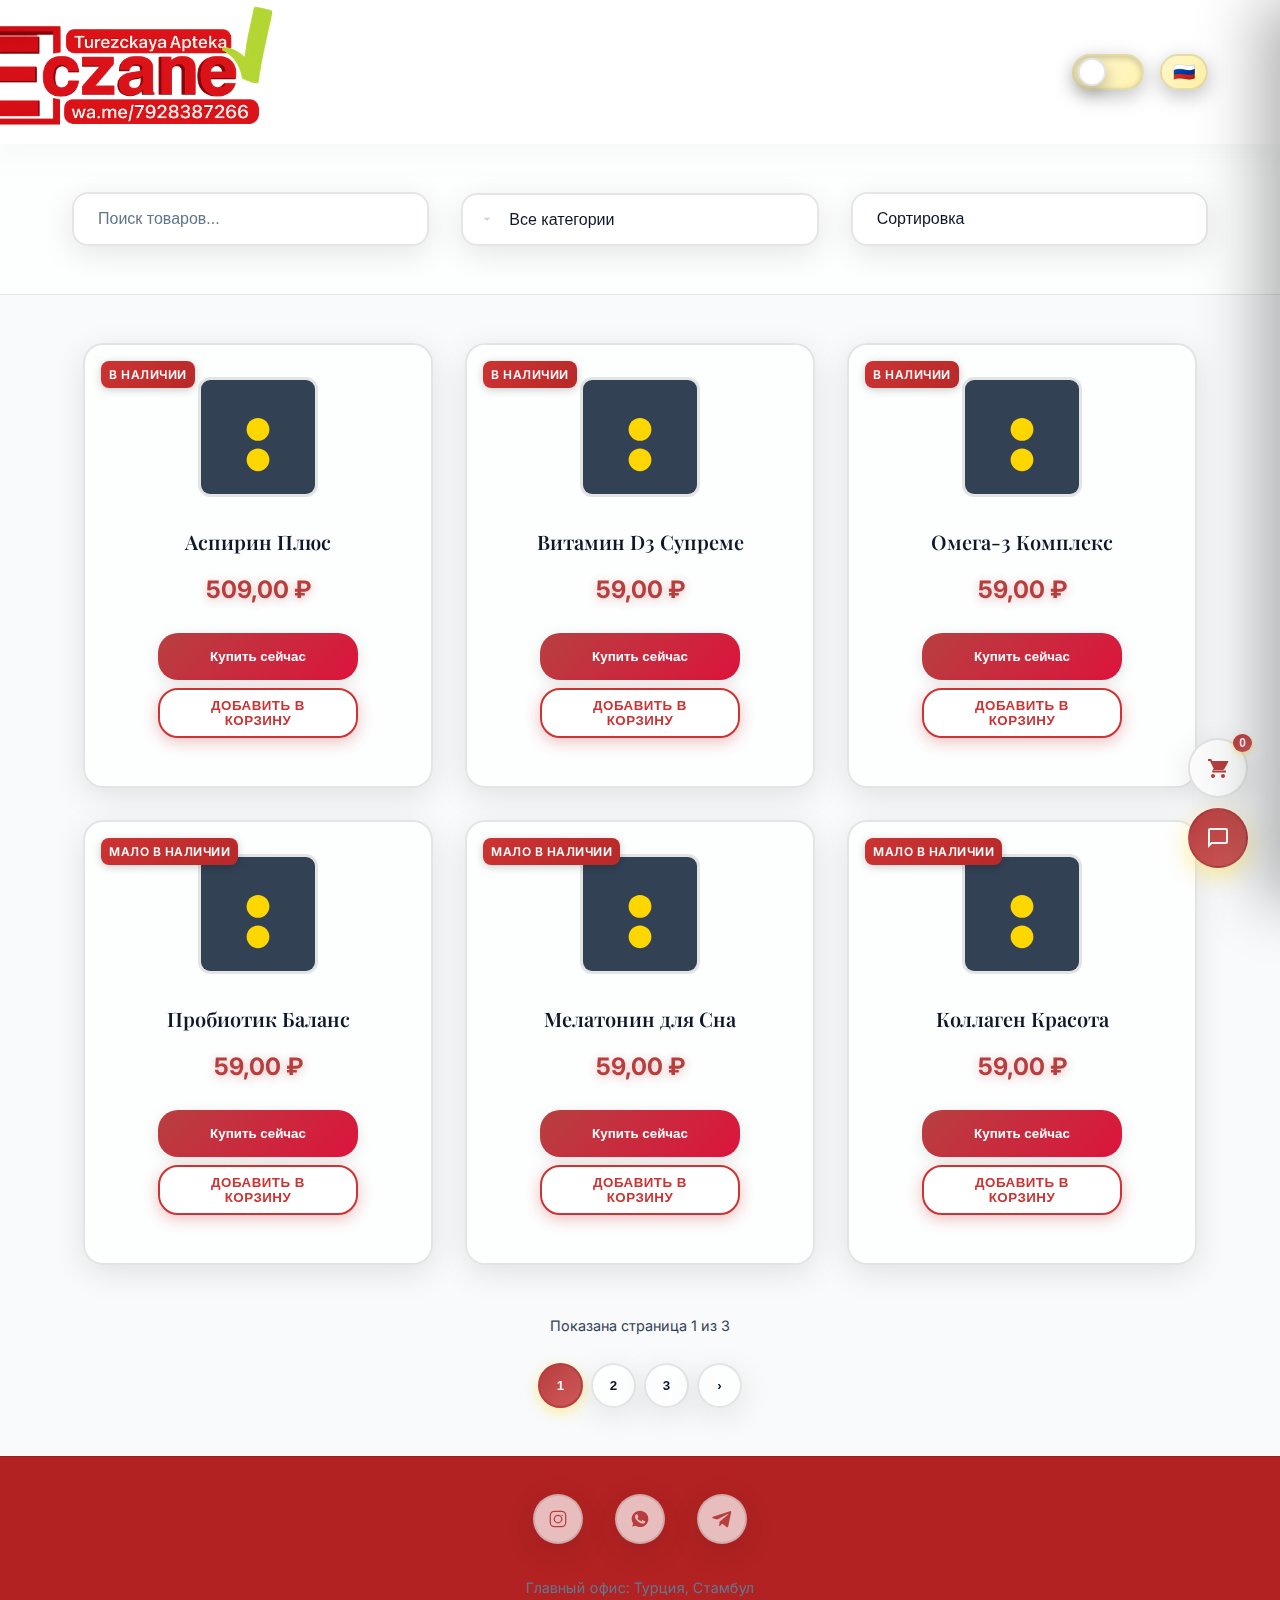
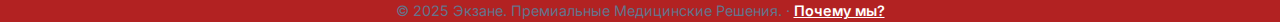
<file: index.html>
<!DOCTYPE html>
<html lang="en">
<head>
  <meta charset="UTF-8">
  <meta name="viewport" content="width=device-width, initial-scale=1.0">
  <title>Eczane - Premium Online Pharmacy</title>
  <link rel="stylesheet" href="styles.css">
  <link href="https://fonts.googleapis.com/css2?family=Inter:wght@300;400;500;600;700&family=Playfair+Display:wght@400;500;600;700&display=swap" rel="stylesheet">
  <!-- Dev Note: Run via local server: `npx serve` or `python -m http.server 8000` — fetch from filesystem may fail. -->
</head>
<body>
  <!-- Header -->
  <header class="header">
    <div class="header-content">
      <div class="logo-section">
        <div class="logo">
          <img src="images/logo.png" alt="Eczane Logo" class="logo-image">
        </div>
      </div>
      
      <div class="theme-toggle">
        <button class="theme-switch" id="theme-toggle" aria-label="Toggle theme" aria-pressed="false">
          <span class="switch-track" aria-hidden="true"></span>
          <span class="switch-icon sun" aria-hidden="true">
            <svg viewBox="0 0 24 24" fill="currentColor">
              <path d="M6.76 4.84 5.34 3.42 3.93 4.84 5.34 6.26 6.76 4.84zm10.48 0 1.42-1.42 1.41 1.42-1.41 1.42-1.42-1.42zM12 2h0v2h0V2zm0 18h0v2h0v-2zM2 12h2v0H2zm18 0h2v0h-2zM6.76 19.16l-1.42 1.42-1.41-1.42 1.41-1.42 1.42 1.42zm10.48 0 1.42 1.42 1.41-1.42-1.41-1.42-1.42 1.42z"/>
              <circle cx="12" cy="12" r="4"/>
            </svg>
          </span>
          <span class="switch-icon moon" aria-hidden="true">
            <svg viewBox="0 0 24 24" fill="currentColor">
              <path d="M21 12.79A9 9 0 1111.21 3a7 7 0 109.79 9.79z"/>
            </svg>
          </span>
          <span class="switch-thumb" aria-hidden="true"></span>
        </button>
        <button id="lang-flag" class="theme-switch lang-flag" aria-label="Toggle language" title="Language">
          🇷🇺
        </button>
      </div>

      
    </div>
  </header>

  <!-- Sorting Controls -->
  <section class="sorting-controls">
    <div class="controls-container">
      <div class="search-section">
        <input type="text" id="search-input" class="search-input" placeholder="Search products..." aria-label="Search products">
      </div>
      
      <div class="filter-section">
        <select id="category-select" class="category-select" aria-label="Filter by category">
          <option value="all">All Categories</option>
        </select>
      </div>
      
      <div class="sort-dropdown">
        <button class="dropdown-toggle" id="sort-toggle" aria-haspopup="true" aria-expanded="false" aria-controls="sort-menu">
          <svg class="sort-icon" viewBox="0 0 24 24" fill="currentColor" aria-hidden="true">
            <path d="M7 10l5 5 5-5H7z"/>
          </svg>
          Sort
        </button>
        <ul class="dropdown-menu" id="sort-menu" role="menu" aria-labelledby="sort-toggle">
          <li role="menuitem"><button class="dropdown-item" data-sort="name" data-order="asc">Sort by Name (Ascending)</button></li>
          <li role="menuitem"><button class="dropdown-item" data-sort="name" data-order="desc">Sort by Name (Descending)</button></li>
          <li role="menuitem"><button class="dropdown-item" data-sort="price" data-order="asc">Sort by Price (Low → High)</button></li>
          <li role="menuitem"><button class="dropdown-item" data-sort="price" data-order="desc">Sort by Price (High → Low)</button></li>
        </ul>
      </div>
    </div>
  </section>

  <!-- Main Content -->
  <main class="main-content">
    <!-- Product Grid -->
    <div class="product-grid" id="product-list" role="grid" aria-label="Product grid">
      <!-- Products will be dynamically loaded here -->
    </div>

    <!-- Pagination -->
    <div class="pagination-section">
      <div class="pagination-info">
        <span class="page-info"><span id="showing-page-text">Showing page</span> <span id="current-page">1</span> <span id="of-text">of</span> <span id="total-pages">1</span></span>
      </div>
      <div class="pagination-controls" id="pagination" role="navigation" aria-label="Pagination">
        <!-- Pagination buttons will be dynamically loaded here -->
      </div>
    </div>
  </main>

  <!-- Footer -->
  <footer class="footer">
    <div class="footer-content">
      <div class="social-links">
        <!-- Instagram -->
        <a href="https://www.instagram.com/turezckayaapteka?igsh=MWdqbTU4aGdieHU4OQ==" class="social-link" target="_blank" rel="noopener noreferrer" aria-label="Instagram">
          <svg class="social-icon" viewBox="0 0 24 24" fill="currentColor" aria-hidden="true">
            <path d="M7.75 2h8.5A5.75 5.75 0 0 1 22 7.75v8.5A5.75 5.75 0 0 1 16.25 22h-8.5A5.75 5.75 0 0 1 2 16.25v-8.5A5.75 5.75 0 0 1 7.75 2Zm0 1.5A4.25 4.25 0 0 0 3.5 7.75v8.5A4.25 4.25 0 0 0 7.75 20.5h8.5a4.25 4.25 0 0 0 4.25-4.25v-8.5A4.25 4.25 0 0 0 16.25 3.5h-8.5Zm4.25 3.25a5.25 5.25 0 1 1 0 10.5a5.25 5.25 0 0 1 0-10.5Zm0 1.5a3.75 3.75 0 1 0 0 7.5a3.75 3.75 0 0 0 0-7.5Zm5-1.25a.75.75 0 1 1 0 1.5a.75.75 0 0 1 0-1.5Z"/>
          </svg>
        </a>

        <!-- WhatsApp (replace the phone number later) -->
        <a href="https://wa.me/+79283837266" class="social-link" target="_blank" rel="noopener noreferrer" aria-label="WhatsApp">
          <svg class="social-icon" viewBox="0 0 24 24" fill="currentColor" aria-hidden="true">
            <path d="M17.472 14.382c-.297-.149-1.758-.867-2.03-.967-.273-.099-.471-.149-.67.15-.198.297-.768.967-.941 1.165-.173.198-.347.223-.644.074-.297-.149-1.255-.462-2.39-1.475-.883-.788-1.48-1.761-1.654-2.059-.173-.297-.018-.458.13-.606.134-.133.298-.347.446-.52.149-.174.198-.298.298-.497.099-.198.05-.372-.025-.521-.075-.149-.669-1.611-.916-2.205-.242-.58-.487-.501-.67-.51-.173-.008-.372-.01-.571-.01-.198 0-.52.074-.793.372-.273.297-1.04 1.016-1.04 2.479 0 1.462 1.065 2.875 1.213 3.074.149.198 2.095 3.2 5.076 4.487.709.306 1.262.489 1.694.625.712.227 1.36.195 1.872.118.571-.085 1.758-.719 2.007-1.413.248-.694.248-1.288.173-1.413-.074-.124-.272-.198-.57-.347ZM12 21.5c-1.944 0-3.841-.52-5.487-1.509l-3.84 1.01 1.026-3.74A9.86 9.86 0 0 1 2 11.867C2 6.421 6.477 2 12 2c2.652 0 5.146 1.037 7.029 2.921A9.86 9.86 0 0 1 22 11.867c0 5.446-4.477 9.867-10 9.867Z"/>
          </svg>
        </a>
        <!-- Telegram -->
        <a href="https://t.me/Turezckaya_Apteka_01" class="social-link" target="_blank" rel="noopener noreferrer" aria-label="Telegram">
          <svg class="social-icon" viewBox="0 0 24 24" fill="currentColor" aria-hidden="true">
            <path d="M9.04 15.28l-.38 5.32c.54 0 .78-.23 1.06-.51l2.55-2.45 5.29 3.87c.97.54 1.66.26 1.93-.9l3.5-16.39h.01c.31-1.46-.53-2.03-1.47-1.67L1.27 9.33c-1.43.56-1.41 1.36-.24 1.72l5.22 1.63L18.9 6.02c.6-.39 1.14-.17.69.22L9.04 15.28z"/>
          </svg>
        </a>
      </div>
      <div class="footer-info">
        <p id="office-location">Main office: Turkey, Istanbul, Fatih</p>
        <p><span id="copyright-text">&copy; 2025 Eczane. Premium Healthcare Solutions.</span> · <a href="why-us.html" class="footer-link" id="why-us-link">Why Us?</a></p>
      </div>
    </div>
  </footer>

  <!-- Product Modal -->
  <div class="modal hidden" id="product-modal" role="dialog" aria-modal="true" aria-labelledby="modal-title" aria-describedby="modal-description" aria-hidden="true" tabindex="-1">
    <div class="modal-content">
      <button class="close-modal" aria-label="Close modal">&times;</button>
      <div class="modal-body">
        <!-- Modal content will be dynamically loaded here -->
      </div>
    </div>
  </div>

  <!-- AI Chat Widget -->
  <div class="chat-widget" id="chat-widget">
    <div class="chat-toggle" id="chat-toggle" aria-label="Open AI chat assistant">
      <svg class="chat-icon" viewBox="0 0 24 24" fill="currentColor">
        <path d="M20 2H4C2.9 2 2 2.9 2 4V22L6 18H20C21.1 18 22 17.1 22 16V4C22 2.9 21.1 2 20 2ZM20 16H5.17L4 17.17V4H20V16Z"/>
      </svg>
    </div>
    <div class="chat-container" id="chat-container" aria-hidden="true">
      <div class="chat-header">
        <h3>AI Stock Assistant</h3>
        <button class="chat-close" id="chat-close" aria-label="Close chat">&times;</button>
      </div>
      <div class="chat-messages" id="chat-messages">
        <div class="chat-message bot-message">
          <div class="message-content">
            Hello! I'm your AI medicine assistant. I can help you find information about our products or answer general health questions. How can I assist you today?
          </div>
        </div>
      </div>
      <div class="chat-input-container">
        <input type="text" id="chat-input" class="chat-input" placeholder="Ask about medicines..." aria-label="Type your message">
        <button class="chat-send" id="chat-send" aria-label="Send message">
          <svg class="send-icon" viewBox="0 0 24 24" fill="currentColor">
            <path d="M2.01 21L23 12L2.01 3L2 10L17 12L2 14L2.01 21Z"/>
          </svg>
        </button>
      </div>
    </div>
  </div>

  <!-- Cart Sidebar -->
  <aside class="cart-sidebar" id="cart-sidebar" aria-hidden="true" aria-labelledby="cart-title">
    <div class="cart-header">
      <h3 id="cart-title">Your Cart</h3>
      <button class="cart-close" id="cart-close" aria-label="Close cart">&times;</button>
    </div>
    <div class="cart-body" id="cart-items" role="list"></div>
    <div class="cart-footer">
      <button class="buy-button" id="cart-buy-selected">Buy Selected</button>
      <button class="add-to-cart-button" id="cart-clear">Clear Cart</button>
    </div>
  </aside>

  <!-- Cart Overlay -->
  <div class="cart-overlay" id="cart-overlay" aria-hidden="true"></div>

  <!-- Toast Notification -->
  <div class="toast" id="toast" role="status" aria-live="polite" aria-atomic="true">
    <div class="toast-content">
      <span class="toast-message" id="toast-message"></span>
      <button class="toast-close" id="toast-close" aria-label="Close notification">&times;</button>
    </div>
  </div>

  <!-- Floating Cart Button -->
  <button class="cart-fab" id="cart-fab" aria-label="Open cart" aria-controls="cart-sidebar">
    <svg class="cart-icon" viewBox="0 0 24 24" fill="currentColor" aria-hidden="true">
      <path d="M7 18c-1.1 0-1.99.9-1.99 2S5.9 22 7 22s2-.9 2-2-.9-2-2-2Zm10 0c-1.1 0-1.99.9-1.99 2S15.9 22 17 22s2-.9 2-2-.9-2-2-2ZM7.16 14h9.45c.75 0 1.41-.41 1.75-1.03l3.58-6.49A1 1 0 0 0 21.99 5H6.21L5.27 3H2v2h2l3.6 7.59L6.25 15.04C5.77 15.63 6.19 16.5 6.94 16.5H20v-2H7.42l-.26-.5Z"/>
    </svg>
    <span class="cart-badge" id="cart-badge">0</span>
  </button>

  

  <script type="module" src="js/main.js"></script>
</body>
</html>
</file>
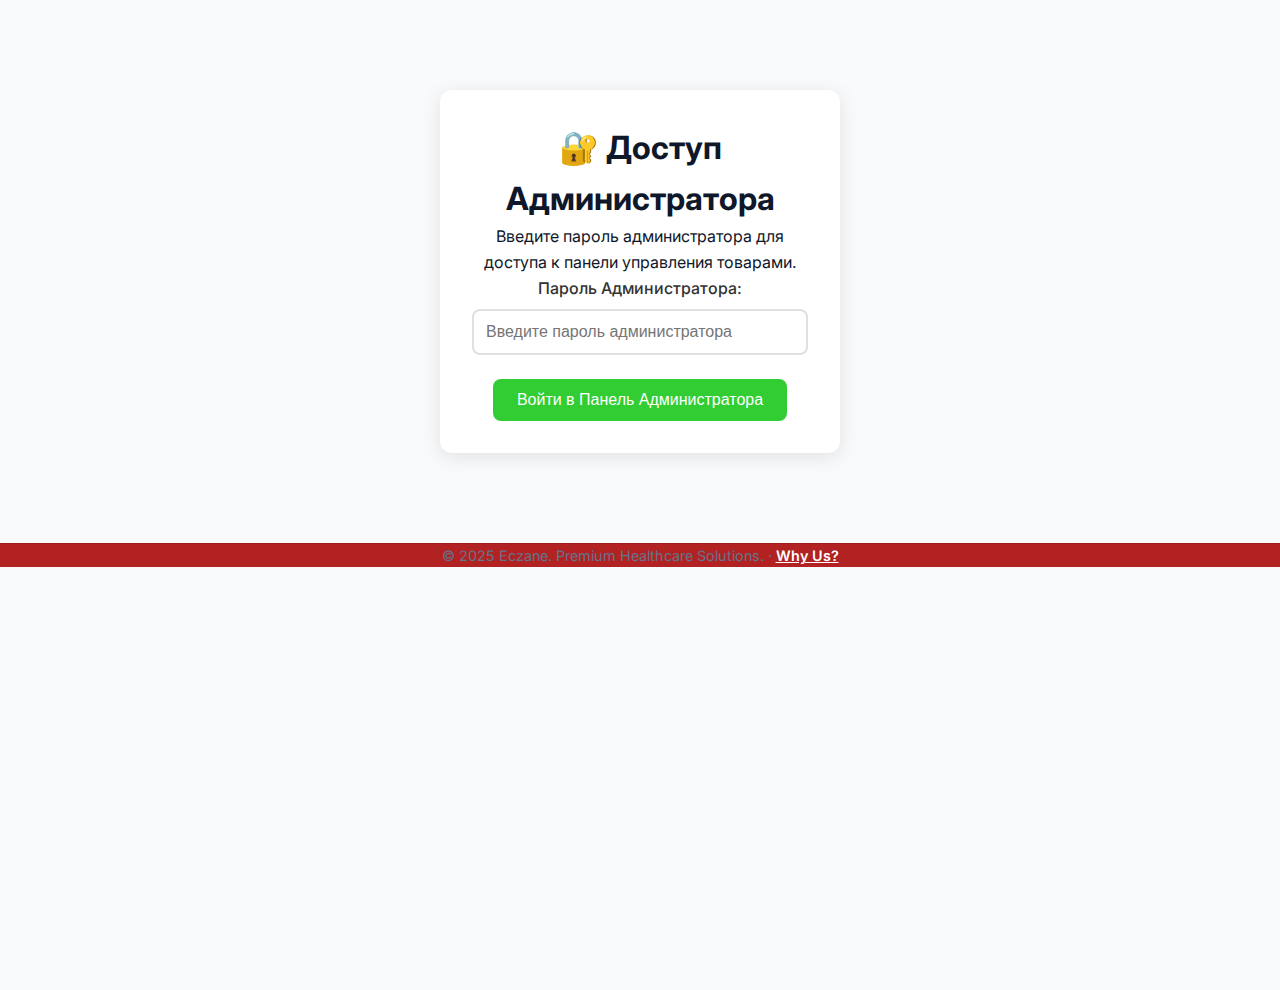
<file: admin.html>
<!DOCTYPE html>
<html lang="ru">
<head>
  <meta charset="UTF-8">
  <meta name="viewport" content="width=device-width, initial-scale=1.0">
  <title>Eczane Админ - Добавить Товары</title>
  <link rel="stylesheet" href="styles.css">
  <link href="https://fonts.googleapis.com/css2?family=Inter:wght@300;400;500;600;700&family=Playfair+Display:wght@400;500;600;700&display=swap" rel="stylesheet">
  <style>
    .login-container {
      max-width: 400px;
      margin: 10vh auto;
      padding: 2rem;
      background: white;
      border-radius: 12px;
      box-shadow: 0 4px 20px rgba(0,0,0,0.1);
      text-align: center;
    }
    .admin-container {
      max-width: 600px;
      margin: 2rem auto;
      padding: 2rem;
      background: white;
      border-radius: 12px;
      box-shadow: 0 4px 20px rgba(0,0,0,0.1);
    }
    .admin-header {
      text-align: center;
      margin-bottom: 2rem;
      padding-bottom: 1rem;
      border-bottom: 2px solid #f0f0f0;
    }
    .admin-header h1 {
      color: #32CD32;
      margin-bottom: 0.5rem;
    }
    .form-group {
      margin-bottom: 1.5rem;
    }
    .form-group label {
      display: block;
      margin-bottom: 0.5rem;
      font-weight: 500;
      color: #333;
    }
    .form-group input, .form-group select, .form-group textarea {
      width: 100%;
      padding: 0.75rem;
      border: 2px solid #e0e0e0;
      border-radius: 8px;
      font-size: 1rem;
      transition: border-color 0.3s;
    }
    .form-group input:focus, .form-group select:focus, .form-group textarea:focus {
      outline: none;
      border-color: #32CD32;
    }
    .form-row {
      display: grid;
      grid-template-columns: 1fr 1fr;
      gap: 1rem;
    }
    .btn {
      background: #32CD32;
      color: white;
      padding: 0.75rem 1.5rem;
      border: none;
      border-radius: 8px;
      font-size: 1rem;
      font-weight: 500;
      cursor: pointer;
      transition: background 0.3s;
    }
    .btn:hover {
      background: #28a745;
    }
    .btn:disabled {
      background: #ccc;
      cursor: not-allowed;
    }
    .btn-secondary {
      background: #6c757d;
    }
    .btn-secondary:hover {
      background: #5a6268;
    }
    .success-message {
      background: #d4edda;
      color: #155724;
      padding: 1rem;
      border-radius: 8px;
      margin-bottom: 1rem;
      display: none;
    }
    .error-message {
      background: #f8d7da;
      color: #721c24;
      padding: 1rem;
      border-radius: 8px;
      margin-bottom: 1rem;
    }
    .image-preview {
      max-width: 200px;
      max-height: 200px;
      margin: 1rem 0;
      border-radius: 8px;
      display: none;
    }
    .back-link {
      display: inline-block;
      margin-bottom: 1rem;
      color: #32CD32;
      text-decoration: none;
      font-weight: 500;
    }
    .back-link:hover {
      text-decoration: underline;
    }
    .hidden {
      display: none;
    }
    .github-config {
      background: #f8f9fa;
      padding: 1rem;
      border-radius: 8px;
      margin-bottom: 1rem;
      border-left: 4px solid #32CD32;
    }
    .github-config h4 {
      margin: 0 0 0.5rem 0;
      color: #333;
    }
    .github-config p {
      margin: 0;
      font-size: 0.9rem;
      color: #666;
    }
    .loading {
      display: inline-block;
      width: 20px;
      height: 20px;
      border: 3px solid #f3f3f3;
      border-top: 3px solid #32CD32;
      border-radius: 50%;
      animation: spin 1s linear infinite;
    }
    @keyframes spin {
      0% { transform: rotate(0deg); }
      100% { transform: rotate(360deg); }
    }
  </style>
</head>
<body>
  <!-- Login Form -->
  <div id="login-container" class="login-container">
    <h1>🔐 Доступ Администратора</h1>
    <p>Введите пароль администратора для доступа к панели управления товарами.</p>
    <form id="login-form">
      <div class="form-group">
        <label for="admin-password">Пароль Администратора:</label>
        <input type="password" id="admin-password" placeholder="Введите пароль администратора" required>
      </div>
      <button type="submit" class="btn">Войти в Панель Администратора</button>
    </form>
    <div id="login-error" class="error-message hidden">Неверный пароль. Попробуйте снова.</div>
  </div>

  <!-- Admin Panel (Hidden by default) -->
  <div id="admin-panel" class="admin-container hidden">
    <a href="/" class="back-link">← Вернуться в Магазин</a>
    
    <div class="admin-header">
      <h1>⚙️ Панель Администратора Eczane</h1>
      <p>Добавьте новые товары в вашу аптеку (Глобальные Обновления)</p>
    </div>

    <div class="github-config">
      <h4>🌐 Глобальные Обновления Товаров через GitHub</h4>
      <p>Товары, которые вы добавите здесь, будут автоматически обновлены в products.json через GitHub API и видны ВСЕМ пользователям через GitHub Pages!</p>
    </div>

    <div class="github-config" style="background: #fff3cd; border-left-color: #ffc107;">
      <h4>🔐 Управление GitHub Токеном</h4>
      <p>Токен GitHub сохранен в вашем браузере. <button onclick="clearToken()" style="background: #dc3545; color: white; border: none; padding: 5px 10px; border-radius: 4px; cursor: pointer;">Очистить токен</button></p>
    </div>

    <div id="success-message" class="success-message">
      ✅ Товар успешно добавлен! Он появится на главной странице немедленно для всех пользователей.
    </div>

    <div id="error-message" class="error-message hidden">
      ❌ Ошибка при добавлении товара. Попробуйте снова.
    </div>

    <form id="product-form">
      <div class="form-group">
        <label for="product-image">Изображение Товара:</label>
        <input type="file" id="product-image" accept="image/*" required>
        <img id="image-preview" class="image-preview" alt="Предварительный просмотр изображения">
      </div>

      <div class="form-row">
        <div class="form-group">
          <label for="product-name">Название Товара (Английский):</label>
          <input type="text" id="product-name" placeholder="например, Aspirin Plus" required>
        </div>
        <div class="form-group">
          <label for="product-name-ru">Название Товара (Русский):</label>
          <input type="text" id="product-name-ru" placeholder="например, Аспирин Плюс" required>
        </div>
      </div>

      <div class="form-group">
        <label for="product-category">Категория:</label>
        <select id="product-category" required>
          <option value="">Выберите Категорию</option>
          <option value="Pain Relief">Обезболивающие</option>
          <option value="Cold & Flu">Простуда и Грипп</option>
          <option value="Digestive Health">Пищеварение</option>
          <option value="Vitamins & Supplements">Витамины и Добавки</option>
          <option value="Skin Care">Уход за Кожей</option>
          <option value="Heart Health">Сердечное Здоровье</option>
          <option value="Mental Health">Психическое Здоровье</option>
          <option value="Women's Health">Женское Здоровье</option>
          <option value="Men's Health">Мужское Здоровье</option>
          <option value="Children's Health">Детское Здоровье</option>
        </select>
      </div>

      <div class="form-row">
        <div class="form-group">
          <label for="product-price">Цена (₽):</label>
          <input type="number" id="product-price" placeholder="509" step="0.01" required>
        </div>
        <div class="form-group">
          <label for="product-stock">Количество на Складе:</label>
          <input type="number" id="product-stock" placeholder="50" required>
        </div>
      </div>

      <div class="form-group">
        <label for="product-ingredient">Активное Вещество:</label>
        <input type="text" id="product-ingredient" placeholder="например, Ацетилсалициловая Кислота" required>
      </div>

      <div class="form-group">
        <label for="product-description">Описание (Английский):</label>
        <textarea id="product-description" rows="3" placeholder="Подробное описание продукта..." required></textarea>
      </div>

      <div class="form-group">
        <label for="product-description-ru">Описание (Русский):</label>
        <textarea id="product-description-ru" rows="3" placeholder="Подробное описание продукта..." required></textarea>
      </div>

      <button type="submit" class="btn" id="submit-btn">
        <span id="btn-text">Добавить Товар Глобально</span>
        <span id="btn-loading" class="loading hidden"></span>
      </button>
    </form>
  </div>

  <script src="github-api.js"></script>
  <script>
    // GitHub API Configuration - Secure
    const GITHUB_OWNER = 'gstore'; // Your GitHub username
    const GITHUB_REPO = 'eczanetst-main'; // Your repository name
    
    // GitHub API will be initialized when needed
    let githubAPI = null;
    
    // Simple authentication system
    const ADMIN_PASSWORD = 'eczane2024'; // Change this to your desired password
    
    // Check if already logged in
    if (localStorage.getItem('admin-authenticated') === 'true') {
      showAdminPanel();
    }

    // Login form handler
    document.getElementById('login-form').addEventListener('submit', function(e) {
      e.preventDefault();
      const password = document.getElementById('admin-password').value;
      
      if (password === ADMIN_PASSWORD) {
        localStorage.setItem('admin-authenticated', 'true');
        showAdminPanel();
      } else {
        document.getElementById('login-error').classList.remove('hidden');
        document.getElementById('admin-password').value = '';
      }
    });

    function showAdminPanel() {
      document.getElementById('login-container').classList.add('hidden');
      document.getElementById('admin-panel').classList.remove('hidden');
    }

    // Product form handler
    document.getElementById('product-form').addEventListener('submit', async function(e) {
      e.preventDefault();
      
      const imageFile = document.getElementById('product-image').files[0];
      if (!imageFile) {
        showError('Пожалуйста, выберите изображение');
        return;
      }

      // Show loading state
      setLoading(true);

      try {
        // Convert image to base64
        const imageBase64 = await convertToBase64(imageFile);
        
        // Create new product
        const newProduct = {
          id: Date.now(),
          name: document.getElementById('product-name').value,
          name_ru: document.getElementById('product-name-ru').value,
          category: document.getElementById('product-category').value,
          category_ru: document.getElementById('product-category').value,
          price: parseFloat(document.getElementById('product-price').value),
          stock: parseInt(document.getElementById('product-stock').value),
          image: imageBase64,
          description: document.getElementById('product-description').value,
          description_ru: document.getElementById('product-description-ru').value,
          active_ingredient: document.getElementById('product-ingredient').value,
          active_ingredient_ru: document.getElementById('product-ingredient').value,
          dosage_form: 'Tablets',
          dosage_form_ru: 'Таблетки'
        };

        // Add to products.json (this will work globally)
        await addProductToGlobal(newProduct);
        
        // Show success message
        showSuccess();
        
        // Reset form
        document.getElementById('product-form').reset();
        document.getElementById('image-preview').style.display = 'none';
        
      } catch (error) {
        console.error('Error adding product:', error);
        showError('Не удалось добавить товар. Попробуйте снова.');
      } finally {
        setLoading(false);
      }
    });

    // Convert file to base64
    function convertToBase64(file) {
      return new Promise((resolve, reject) => {
        const reader = new FileReader();
        reader.onload = () => resolve(reader.result);
        reader.onerror = reject;
        reader.readAsDataURL(file);
      });
    }

    // Add product to global products.json via GitHub API
    async function addProductToGlobal(newProduct) {
      try {
        // Initialize GitHub API with token if not already done
        if (!githubAPI) {
          let GITHUB_TOKEN = localStorage.getItem('github_token');
          if (!GITHUB_TOKEN) {
            GITHUB_TOKEN = prompt('Enter your GitHub Personal Access Token:');
            if (GITHUB_TOKEN) {
              localStorage.setItem('github_token', GITHUB_TOKEN);
            } else {
              throw new Error('GitHub token is required to add products.');
            }
          }
          githubAPI = new GitHubAPI(GITHUB_TOKEN, GITHUB_OWNER, GITHUB_REPO);
        }
        
        // Use GitHub API to add product
        const result = await githubAPI.addProduct(newProduct);
        console.log('Product added to GitHub:', result);
        
        // Show success message with GitHub commit info
        const successMsg = document.getElementById('success-message');
        successMsg.innerHTML = `
          ✅ Товар успешно добавлен в GitHub!<br>
          <small>Commit: ${result.commit.sha.substring(0, 7)}</small><br>
          <small>Он появится на главной странице через несколько секунд.</small>
        `;
        
      } catch (error) {
        console.error('GitHub API Error:', error);
        console.error('Error details:', {
          message: error.message,
          status: error.status,
          response: error.response
        });
        throw new Error(`GitHub API Error: ${error.message}. Check console for details.`);
      }
    }

    // Show loading state
    function setLoading(loading) {
      const submitBtn = document.getElementById('submit-btn');
      const btnText = document.getElementById('btn-text');
      const btnLoading = document.getElementById('btn-loading');
      
      if (loading) {
        submitBtn.disabled = true;
        btnText.classList.add('hidden');
        btnLoading.classList.remove('hidden');
      } else {
        submitBtn.disabled = false;
        btnText.classList.remove('hidden');
        btnLoading.classList.add('hidden');
      }
    }

    // Show success message
    function showSuccess() {
      const successMsg = document.getElementById('success-message');
      successMsg.style.display = 'block';
      setTimeout(() => {
        successMsg.style.display = 'none';
        // Reset success message content
        successMsg.innerHTML = '✅ Товар успешно добавлен! Он появится на главной странице немедленно для всех пользователей.';
      }, 8000);
    }

    // Show error message
    function showError(message) {
      const errorMsg = document.getElementById('error-message');
      errorMsg.textContent = message;
      errorMsg.classList.remove('hidden');
      setTimeout(() => {
        errorMsg.classList.add('hidden');
      }, 5000);
    }

    // Image preview
    document.getElementById('product-image').addEventListener('change', function(e) {
      const file = e.target.files[0];
      if (file) {
        const reader = new FileReader();
        reader.onload = function(e) {
          const preview = document.getElementById('image-preview');
          preview.src = e.target.result;
          preview.style.display = 'block';
        };
        reader.readAsDataURL(file);
      }
    });


    // Test GitHub API connectivity
    async function testGitHubAPI() {
      try {
        let GITHUB_TOKEN = localStorage.getItem('github_token');
        if (!GITHUB_TOKEN) {
          GITHUB_TOKEN = prompt('Enter your GitHub Personal Access Token:');
          if (GITHUB_TOKEN) {
            localStorage.setItem('github_token', GITHUB_TOKEN);
          } else {
            throw new Error('No token provided');
          }
        }
        
        const testAPI = new GitHubAPI(GITHUB_TOKEN, GITHUB_OWNER, GITHUB_REPO);
        const repoInfo = await testAPI.getRepoInfo();
        console.log('GitHub API Test Success:', repoInfo);
        alert('GitHub API connection successful! Repository: ' + repoInfo.name);
        return true;
      } catch (error) {
        console.error('GitHub API Test Failed:', error);
        alert('GitHub API Test Failed: ' + error.message);
        return false;
      }
    }
    
    // Add test button to admin panel
    window.addEventListener('load', function() {
      const testButton = document.createElement('button');
      testButton.textContent = 'Test GitHub API';
      testButton.style.cssText = 'background: #007bff; color: white; border: none; padding: 10px; margin: 10px; border-radius: 5px; cursor: pointer;';
      testButton.onclick = testGitHubAPI;
      
      const adminPanel = document.getElementById('admin-panel');
      if (adminPanel) {
        adminPanel.insertBefore(testButton, adminPanel.firstChild);
      }
    });
    // Clear GitHub token
    function clearToken() {
      localStorage.removeItem('github_token');
      alert('GitHub токен очищен. При следующем добавлении товара потребуется ввести токен заново.');
    }
  </script>
  <!-- Footer -->
  <footer class="footer">
    <div class="footer-content">
      <div class="footer-info">
        <p>&copy; 2025 Eczane. Premium Healthcare Solutions. · <a href="why-us.html" class="footer-link">Why Us?</a></p>
      </div>
    </div>
  </footer>
</body>
</html>
</file>
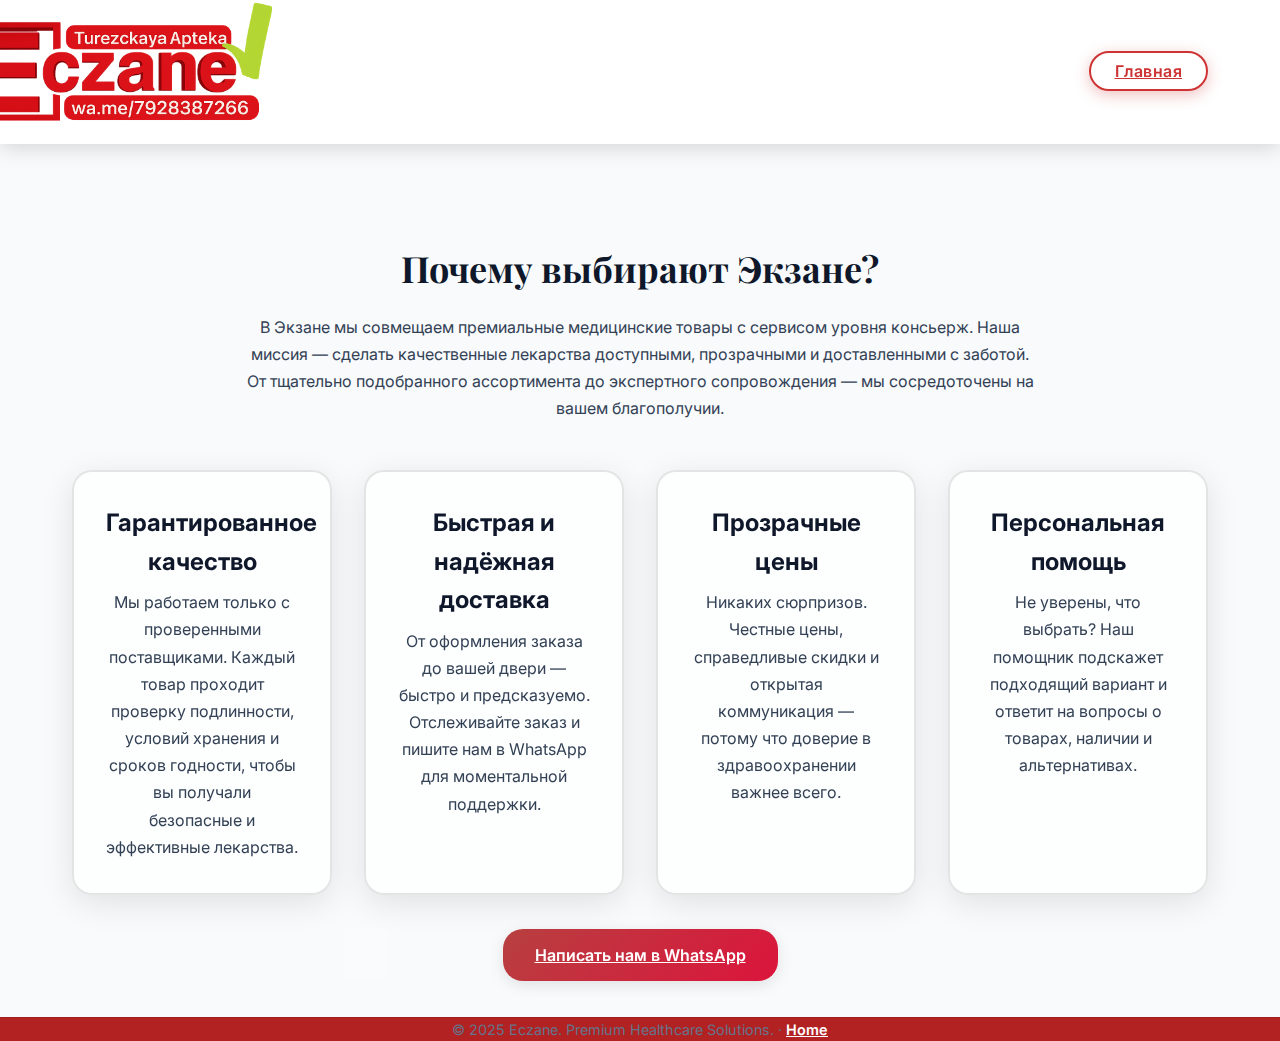
<file: why-us.html>
<!DOCTYPE html>
<html lang="en">
<head>
  <meta charset="UTF-8">
  <meta name="viewport" content="width=device-width, initial-scale=1.0">
  <title>Eczane — Why Us?</title>
  <link rel="stylesheet" href="styles.css">
  <link href="https://fonts.googleapis.com/css2?family=Inter:wght@300;400;500;600;700&family=Playfair+Display:wght@400;500;600;700&display=swap" rel="stylesheet">
</head>
<body>
  <!-- Header / Minimal Nav -->
  <header class="header">
    <div class="header-content">
      <div class="logo-section">
        <div class="logo">
          <a href="index.html" aria-label="Go to Home">
            <img src="images/logo.png" alt="Eczane Logo" class="logo-image">
          </a>
        </div>
      </div>
      <nav>
        <a href="index.html" id="home-link" class="add-to-cart-button" style="max-width: 140px; text-transform:none;">Home</a>
      </nav>
    </div>
  </header>

  <main class="main-content">
    <section class="hero-section" style="text-align:center; padding: var(--spacing-2xl) var(--spacing-xl);">
      <h1 id="why-title" style="font-family: 'Playfair Display', serif; font-size: 2.25rem; margin-bottom: var(--spacing-md); color: var(--text-primary);">Why Choose Eczane?</h1>
      <p id="why-intro" style="color: var(--text-secondary); max-width: 800px; margin: 0 auto; line-height: 1.7;">
        At Eczane, we combine premium healthcare products with concierge-level service. Our mission is to make
        quality medicines accessible, transparent, and delivered with care. From curated inventory to expert
        guidance, we focus on what matters most: your well-being.
      </p>
    </section>

    <section class="product-grid" style="display:grid; grid-template-columns: repeat(auto-fit, minmax(260px, 1fr)); gap: var(--spacing-xl);">
      <article class="product-card" style="padding: var(--spacing-xl);">
        <h2 id="sec1-title" style="margin-bottom: var(--spacing-sm);">Trusted Quality</h2>
        <p id="sec1-body" style="color: var(--text-secondary); line-height:1.7;">
          We source only from verified suppliers. Each product is vetted for authenticity, storage conditions,
          and expiration dates, so you always receive safe and effective medicines.
        </p>
      </article>
      <article class="product-card" style="padding: var(--spacing-xl);">
        <h2 id="sec2-title" style="margin-bottom: var(--spacing-sm);">Fast, Reliable Delivery</h2>
        <p id="sec2-body" style="color: var(--text-secondary); line-height:1.7;">
          From checkout to your doorstep, we keep it fast and predictable. Track your order and reach us anytime
          via WhatsApp for instant support.
        </p>
      </article>
      <article class="product-card" style="padding: var(--spacing-xl);">
        <h2 id="sec3-title" style="margin-bottom: var(--spacing-sm);">Transparent Pricing</h2>
        <p id="sec3-body" style="color: var(--text-secondary); line-height:1.7;">
          No surprises. Clear pricing, fair discounts, and honest communication—because trust is the core of healthcare.
        </p>
      </article>
      <article class="product-card" style="padding: var(--spacing-xl);">
        <h2 id="sec4-title" style="margin-bottom: var(--spacing-sm);">Personal Assistance</h2>
        <p id="sec4-body" style="color: var(--text-secondary); line-height:1.7;">
          Not sure what to choose? Our assistant helps you find the right option and answers questions about products,
          availability, and alternatives.
        </p>
      </article>
    </section>

    <section style="text-align:center; margin-top: var(--spacing-2xl);">
      <a href="https://wa.me/79283837266" target="_blank" rel="noopener noreferrer" class="buy-button" style="max-width: 240px;" id="cta">
        Message us on WhatsApp
      </a>
    </section>
  </main>

  <footer class="footer">
    <div class="footer-content">
      <div class="footer-info">
        <p>&copy; 2025 Eczane. Premium Healthcare Solutions. · <a href="index.html" class="footer-link">Home</a></p>
      </div>
    </div>
  </footer>
  <script>
    (function() {
      const LANG_KEY = 'medicineSeller-lang';
      const lang = localStorage.getItem(LANG_KEY) || 'ru';
      document.documentElement.setAttribute('lang', lang);
      const t = {
        en: {
          home: 'Home',
          title: 'Why Choose Eczane?',
          intro: "At Eczane, we combine premium healthcare products with concierge-level service. Our mission is to make quality medicines accessible, transparent, and delivered with care. From curated inventory to expert guidance, we focus on what matters most: your well-being.",
          s1t: 'Trusted Quality',
          s1b: 'We source only from verified suppliers. Each product is vetted for authenticity, storage conditions, and expiration dates, so you always receive safe and effective medicines.',
          s2t: 'Fast, Reliable Delivery',
          s2b: 'From checkout to your doorstep, we keep it fast and predictable. Track your order and reach us anytime via WhatsApp for instant support.',
          s3t: 'Transparent Pricing',
          s3b: 'No surprises. Clear pricing, fair discounts, and honest communication—because trust is the core of healthcare.',
          s4t: 'Personal Assistance',
          s4b: 'Not sure what to choose? Our assistant helps you find the right option and answers questions about products, availability, and alternatives.',
          cta: 'Message us on WhatsApp'
        },
        ru: {
          home: 'Главная',
          title: 'Почему выбирают Экзане?',
          intro: 'В Экзане мы совмещаем премиальные медицинские товары с сервисом уровня консьерж. Наша миссия — сделать качественные лекарства доступными, прозрачными и доставленными с заботой. От тщательно подобранного ассортимента до экспертного сопровождения — мы сосредоточены на вашем благополучии.',
          s1t: 'Гарантированное качество',
          s1b: 'Мы работаем только с проверенными поставщиками. Каждый товар проходит проверку подлинности, условий хранения и сроков годности, чтобы вы получали безопасные и эффективные лекарства.',
          s2t: 'Быстрая и надёжная доставка',
          s2b: 'От оформления заказа до вашей двери — быстро и предсказуемо. Отслеживайте заказ и пишите нам в WhatsApp для моментальной поддержки.',
          s3t: 'Прозрачные цены',
          s3b: 'Никаких сюрпризов. Честные цены, справедливые скидки и открытая коммуникация — потому что доверие в здравоохранении важнее всего.',
          s4t: 'Персональная помощь',
          s4b: 'Не уверены, что выбрать? Наш помощник подскажет подходящий вариант и ответит на вопросы о товарах, наличии и альтернативах.',
          cta: 'Написать нам в WhatsApp'
        }
      };
      const dict = t[lang] || t.ru;
      const byId = id => document.getElementById(id);
      const set = (id, text) => { const el = byId(id); if (el) el.textContent = text; };
      set('home-link', dict.home);
      set('why-title', dict.title);
      set('why-intro', dict.intro);
      set('sec1-title', dict.s1t); set('sec1-body', dict.s1b);
      set('sec2-title', dict.s2t); set('sec2-body', dict.s2b);
      set('sec3-title', dict.s3t); set('sec3-body', dict.s3b);
      set('sec4-title', dict.s4t); set('sec4-body', dict.s4b);
      set('cta', dict.cta);
    })();
  </script>
</body>
</html>
</file>
<file: styles.css>
/* CSS Variables for Theme Management */
:root {
  /* Color Variables - Always Available */
  --primary-gold: #b83e3e;
  --secondary-gold: #d05a5a;
  --primary-blue: #32CD32;
  --secondary-blue: #228B22;
  --accent-blue: #90EE90;
  --gradient-primary: linear-gradient(135deg, #b74040 0%, #DC143C 100%);
  --gradient-gold: linear-gradient(135deg, var(--primary-gold) 0%, var(--secondary-gold) 100%);
  
  /* Light Theme Variables - Set as Default */
  --dark-bg: #F8FAFC;
  --darker-bg: #F1F5F9;
  --card-bg: #FFFFFF;
  --text-primary: #0F172A;
  --text-secondary: #334155;
  --text-muted: #64748B;
  --border-color: #E2E8F0;
  --shadow-light: rgba(0, 0, 0, 0.05);
  --shadow-medium: rgba(0, 0, 0, 0.1);
  --shadow-heavy: rgba(0, 0, 0, 0.15);
  --gradient-card: linear-gradient(145deg, var(--card-bg) 0%, var(--darker-bg) 100%);
  --glass-bg: rgba(255, 255, 255, 0.7);
  --glass-border: rgba(0, 0, 0, 0.1);
  --glass-shadow: 0 8px 32px rgba(0, 0, 0, 0.1);
  
  /* Spacing & Design System */
  --spacing-xs: 0.25rem;
  --spacing-sm: 0.5rem;
  --spacing-md: 1rem;
  --spacing-lg: 1.5rem;
  --spacing-xl: 2rem;
  --spacing-2xl: 3rem;
  --spacing-3xl: 4rem;
  
  --radius-sm: 8px;
  --radius-md: 12px;
  --radius-lg: 16px;
  --radius-xl: 20px;
  --radius-full: 50%;
}

/* Dark Theme Variables */
[data-theme="dark"] {
  --dark-bg: #0F172A;
  --darker-bg: #020617;
  --card-bg: #1E293B;
  --text-primary: #F8FAFC;
  --text-secondary: #CBD5E1;
  --text-muted: #64748B;
  --border-color: #334155;
  --shadow-light: rgba(0, 0, 0, 0.1);
  --shadow-medium: rgba(0, 0, 0, 0.2);
  --shadow-heavy: rgba(0, 0, 0, 0.3);
  --gradient-card: linear-gradient(145deg, var(--card-bg) 0%, var(--dark-bg) 100%);
  --glass-bg: rgba(30, 41, 59, 0.7);
  --glass-border: rgba(255, 255, 255, 0.1);
  --glass-shadow: 0 8px 32px rgba(0, 0, 0, 0.3);
}





/* Reset and Base Styles */
* {
  margin: 0;
  padding: 0;
  box-sizing: border-box;
}

body {
  font-family: 'Inter', -apple-system, BlinkMacSystemFont, 'Segoe UI', Roboto, sans-serif;
  background: var(--dark-bg);
  color: var(--text-primary);
  line-height: 1.6;
  transition: all 0.3s ease;
  min-height: 100vh;
  overflow-x: hidden;
}

/* Disable interactions and blur background when modal is open */
body.modal-open {
  overflow: hidden;
}

body.modal-open > *:not(.modal):not(.modal-backdrop) { 
  pointer-events: none; 
  filter: blur(3px);
  opacity: 0.7;
}

body.modal-open .header,
body.modal-open .sorting-controls,
body.modal-open .main-content,
body.modal-open .footer,
body.modal-open .cart-sidebar {
  pointer-events: none;
  filter: blur(3px);
  opacity: 0.7;
}

/* Smooth Scrolling */
html {
  scroll-behavior: smooth;
}

/* Header Styles */
.header {
  background: white;
  padding: var(--spacing-xl) 0;
  box-shadow: 0 4px 20px var(--shadow-heavy);
  position: sticky;
  top: 0;
  z-index: 100;
  backdrop-filter: blur(10px);
}

.header-content {
  max-width: 1200px;
  margin: 0 auto;
  padding: 0 var(--spacing-xl);
  display: flex;
  justify-content: space-between;
  align-items: center;
}

.logo-section {
  display: flex;
  align-items: center;
  gap: var(--spacing-md);
  margin: 0;
}

.logo {
  width: 80px;
  height: 80px;
  display: flex;
  align-items: center;
  justify-content: center;
  background: transparent !important;
  border: none !important;
  box-shadow: none !important;
  animation: none;
  overflow: visible;
  padding: 0;
  margin: 0;
  position: relative;
  z-index: 10;
  transform: translateY(10px);
}

.logo-image {
  width: 100%;
  height: 100%;
  object-fit: contain;
  border-radius: 0;
  background: transparent !important;
  background-color: transparent !important;
  background-image: none !important;
  background-clip: padding-box !important;
  background-origin: padding-box !important;
  background-size: auto !important;
  background-repeat: no-repeat !important;
  background-attachment: scroll !important;
  background-position: 0% 0% !important;
  border: none !important;
  outline: none !important;
  box-shadow: none !important;
  filter: none !important;
  -webkit-filter: none !important;
  -moz-filter: none !important;
  -ms-filter: none !important;
  -webkit-background-clip: padding-box !important;
  -webkit-background-origin: padding-box !important;
  transform: scale(4.0);
  transform-origin: center;
}

/* Logo size variations - use these classes to change logo size without affecting container */
.logo-small .logo-image { transform: scale(0.5); }
.logo-medium .logo-image { transform: scale(0.75); }
.logo-large .logo-image { transform: scale(1.25); }
.logo-xl .logo-image { transform: scale(1.5); }

.theme-toggle {
  display: flex;
  align-items: center;
  gap: var(--spacing-md);
}

/* Load More button */
.load-more-wrap { text-align: center; margin-top: var(--spacing-xl); }
.load-more-btn {
  background: var(--glass-bg);
  border: 2px solid var(--glass-border);
  color: var(--text-primary);
  padding: var(--spacing-md) var(--spacing-xl);
  border-radius: var(--radius-xl);
  cursor: pointer;
  transition: all 0.3s ease;
}
.load-more-btn:hover { background: var(--gradient-gold); color: var(--dark-bg); transform: translateY(-2px); }

.theme-switch {
  width: 72px;
  height: 36px;
  background: linear-gradient(135deg, rgba(255,215,0,0.2), rgba(255,215,0,0.35));
  border: 2px solid var(--glass-border);
  border-radius: 9999px;
  cursor: pointer;
  position: relative;
  transition: all 0.3s ease;
  box-shadow: 0 6px 20px rgba(0, 0, 0, 0.25);
  display: inline-flex;
  align-items: center;
  justify-content: center;
  padding: 0;
}

.theme-switch:hover { transform: translateY(-1px); box-shadow: 0 10px 30px rgba(0,0,0,0.3); }

.switch-track {
  position: absolute;
  inset: 0;
  border-radius: 9999px;
  background: linear-gradient(145deg, rgba(255,255,255,0.06), rgba(255,255,255,0.12));
  box-shadow: inset 0 2px 6px rgba(0,0,0,0.2), inset 0 -2px 6px rgba(255,255,255,0.05);
}

.switch-thumb {
  position: absolute;
  width: 28px;
  height: 28px;
  border-radius: 50%;
  background: #ffffff;
  border: 2px solid var(--glass-border);
  box-shadow: 0 6px 16px rgba(0,0,0,0.25);
  left: 4px;
  transform: translateX(0px);
  transition: transform 0.6s cubic-bezier(0.22, 1, 0.36, 1), background 0.4s ease;
  z-index: 1;
}

.switch-icon { position: absolute; top: 50%; width: 18px; height: 18px; color: var(--text-primary); transition: opacity 0.35s ease, transform 0.6s cubic-bezier(0.22, 1, 0.36, 1); display: flex; align-items: center; justify-content: center; transform: translateY(-50%) scale(1); pointer-events: none; z-index: 0; }
.switch-icon svg { width: 100%; height: 100%; display: block; }
.switch-icon.sun { left: 10px; opacity: 1; color: var(--primary-gold); }
.switch-icon.moon { right: 10px; opacity: 0; color: #C0C0C0; }

/* Language flag button */
.lang-flag {
  width: 48px;
  height: 36px;
  display: flex;
  align-items: center;
  justify-content: center;
  font-size: 18px;
}

/* Utility classes for common inline styles */
.hidden { display: none !important; }
.disabled { 
  opacity: 0.6; 
  cursor: not-allowed; 
  pointer-events: none;
}
.ml-auto { margin-left: auto; }
.no-scroll { overflow: hidden; }

/* When in light mode, indicate sun on right to left? We use aria-pressed for visual state */
/* Default assumes dark mode -> sun visible on left, moon hidden. In light mode, thumb slides right, moon shows */
[data-theme="dark"] .switch-thumb { transform: translateX(36px); }
[data-theme="dark"] .switch-icon.sun { opacity: 0; }
[data-theme="dark"] .switch-icon.moon { opacity: 1; }

/* Dark mode header styling */
[data-theme="dark"] .header {
  background: var(--dark-bg);
}

/* Sorting Controls */

.sorting-controls {
  background: var(--glass-bg);
  backdrop-filter: blur(10px);
  padding: var(--spacing-2xl) 0;
  border-bottom: 1px solid var(--glass-border);
  position: relative;
  z-index: 5000;
}

.controls-container {
  max-width: 1200px;
  margin: 0 auto;
  padding: 0 var(--spacing-xl);
  display: grid;
  grid-template-columns: 1fr 1fr 1fr;
  gap: var(--spacing-xl);
  align-items: center;
}

.search-section, .filter-section {
  display: flex;
  align-items: center;
}

.search-input, .category-select, .dropdown-toggle {
  width: 100%;
  padding: var(--spacing-md) var(--spacing-lg);
  background: var(--glass-bg);
  backdrop-filter: blur(10px);
  border: 2px solid var(--glass-border);
  border-radius: var(--radius-lg);
  color: var(--text-primary);
  font-size: 1rem;
  transition: all 0.3s ease;
  box-shadow: var(--glass-shadow);
  cursor: pointer;
  display: flex;
  align-items: center;
  gap: var(--spacing-sm);
}
/* Left arrow chevron for selects/toggles */
.category-select {
  appearance: none; -webkit-appearance: none; -moz-appearance: none;
  padding-left: calc(var(--spacing-lg) + 22px);
  background-repeat: no-repeat;
  background-position: var(--spacing-md) 50%;
  background-size: 16px 16px;
  /* Left chevron to match sort icon (static color close to text-secondary) */
  background-image: url("data:image/svg+xml;utf8,<svg xmlns='http://www.w3.org/2000/svg' viewBox='0 0 24 24' fill='%23CBD5E1'><path d='M7 10l5 5 5-5H7z'/></svg>");
}
.select-left-icon { position: absolute; left: var(--spacing-md); top: 50%; transform: translateY(-50%); width: 16px; height: 16px; color: var(--text-primary); pointer-events: none; }

.search-input:focus, .category-select:focus, .dropdown-toggle:focus {
  outline: none;
  border-color: var(--primary-gold);
  box-shadow: 0 0 0 3px rgba(255, 215, 0, 0.2);
}

.search-input::placeholder {
  color: var(--text-muted);
}

.sort-buttons {
  display: flex;
  justify-content: center;
  gap: var(--spacing-md);
  flex-wrap: wrap;
}

.sort-btn {
  background: var(--glass-bg);
  backdrop-filter: blur(10px);
  border: 2px solid var(--glass-border);
  color: var(--text-primary);
  padding: var(--spacing-md) var(--spacing-lg);
  border-radius: var(--radius-xl);
  cursor: pointer;
  font-weight: 500;
  transition: all 0.3s ease;
  display: flex;
  align-items: center;
  gap: var(--spacing-sm);
  box-shadow: var(--glass-shadow);
}

.sort-btn:hover {
  border-color: var(--primary-gold);
  transform: translateY(-2px);
  box-shadow: 0 6px 20px var(--shadow-heavy);
}

.sort-btn.active {
  border-color: var(--primary-gold);
  background: var(--gradient-gold);
  color: var(--dark-bg);
  box-shadow: 0 6px 20px rgba(255, 215, 0, 0.3);
}

.sort-icon {
  width: 16px;
  height: 16px;
}

.sort-order-btn {
  background: var(--glass-bg);
  backdrop-filter: blur(10px);
  border: 2px solid var(--glass-border);
  color: var(--text-primary);
  padding: var(--spacing-md) var(--spacing-lg);
  border-radius: var(--radius-xl);
  cursor: pointer;
  font-weight: 500;
  transition: all 0.3s ease;
  display: flex;
  align-items: center;
  gap: var(--spacing-sm);
  box-shadow: var(--glass-shadow);
}

.sort-order-btn:hover {
  border-color: var(--primary-gold);
  transform: translateY(-2px);
  box-shadow: 0 6px 20px var(--shadow-heavy);
}

.sort-order-btn.active {
  border-color: var(--primary-gold);
  background: var(--gradient-gold);
  color: var(--dark-bg);
  box-shadow: 0 6px 20px rgba(255, 215, 0, 0.3);
}

.sort-order-icon {
  width: 16px;
  height: 16px;
  transition: transform 0.3s ease;
}

.sort-order-btn.desc .sort-order-icon {
  transform: rotate(180deg);
}

/* Main Content */
.main-content {
  max-width: 1200px;
  margin: 0 auto;
  padding: var(--spacing-2xl) var(--spacing-xl);
}

/* Product Grid */
.product-grid {
  display: grid;
  grid-template-columns: repeat(auto-fill, minmax(300px, 350px));
  justify-content: center;
  gap: var(--spacing-xl);
  margin-bottom: var(--spacing-2xl);
}

.product-card {
  background: var(--glass-bg);
  backdrop-filter: blur(10px);
  border: 2px solid var(--glass-border);
  border-radius: var(--radius-xl);
  padding: var(--spacing-xl);
  padding-bottom: calc(var(--spacing-2xl));
  text-align: center;
  transition: all 0.3s ease;
  position: relative;
  overflow: hidden;
  box-shadow: var(--glass-shadow);
  animation: fadeIn 0.6s ease-out;
}

.product-card::before {
  content: '';
  position: absolute;
  top: 0;
  left: 0;
  right: 0;
  height: 4px;
  background: var(--gradient-gold);
  transform: scaleX(0);
  transition: transform 0.3s ease;
}

.product-card:hover::before {
  transform: scaleX(1);
}

.product-card:hover {
  transform: translateY(-8px) scale(1.02);
  border-color: var(--primary-gold);
  box-shadow: 0 20px 50px var(--shadow-heavy);
}

.product-image {
  width: 120px;
  height: 120px;
  margin: 0 auto var(--spacing-lg);
  border-radius: var(--radius-md);
  object-fit: cover;
  border: 3px solid var(--glass-border);
  transition: all 0.3s ease;
}

.product-card:hover .product-image {
  border-color: var(--primary-gold);
  transform: scale(1.05);
  box-shadow: 0 8px 25px rgba(255, 215, 0, 0.3);
}

.product-name {
  font-family: 'Playfair Display', serif;
  font-size: 1.25rem;
  font-weight: 600;
  color: var(--text-primary);
  margin-bottom: var(--spacing-md);
  line-height: 1.3;
}

.product-price {
  font-size: 1.5rem;
  font-weight: 700;
  color: var(--primary-gold);
  margin-bottom: var(--spacing-lg);
  text-shadow: 0 2px 10px rgba(178, 34, 34, 0.3);
}

.lux-badge {
  position: absolute;
  top: var(--spacing-md);
  right: var(--spacing-md);
  background: var(--gradient-gold);
  color: var(--dark-bg);
  padding: var(--spacing-xs) var(--spacing-sm);
  border-radius: var(--radius-sm);
  font-size: 0.75rem;
  font-weight: 600;
  text-transform: uppercase;
  letter-spacing: 0.5px;
  box-shadow: 0 2px 8px rgba(255, 215, 0, 0.3);
}

.stock-badge {
  position: absolute;
  top: var(--spacing-md);
  left: var(--spacing-md);
  padding: var(--spacing-xs) var(--spacing-sm);
  border-radius: var(--radius-sm);
  font-size: 0.75rem;
  font-weight: 600;
  text-transform: uppercase;
  letter-spacing: 0.5px;
  box-shadow: 0 2px 8px rgba(0, 0, 0, 0.2);
}

.stock-badge.in-stock {
  background: linear-gradient(135deg, #CD3333, #B82929);
  color: white;
}

.stock-badge.low-stock {
  background: linear-gradient(135deg, #CD3333, #B82929);
  color: white;
}

.stock-badge.out-of-stock {
  background: linear-gradient(135deg, #EF4444, #DC2626);
  color: white;
}

.buy-button {
  background: var(--gradient-primary);
  color: #ffffff;
  border: none;
  padding: var(--spacing-md) var(--spacing-xl);
  border-radius: var(--radius-xl);
  font-weight: 600;
  cursor: pointer;
  transition: all 0.3s ease;
  box-shadow: 0 4px 15px var(--shadow-medium);
  width: 100%;
  max-width: 200px;
  position: relative;
  overflow: hidden;
}

.buy-button::before {
  content: '';
  position: absolute;
  top: 0;
  left: -100%;
  width: 100%;
  height: 100%;
  background: linear-gradient(90deg, transparent, rgba(255, 255, 255, 0.2), transparent);
  transition: left 0.5s;
}

.buy-button:hover::before {
  left: 100%;
}

.buy-button:hover {
  transform: translateY(-2px);
  box-shadow: 0 8px 25px var(--shadow-heavy);
  background: linear-gradient(135deg, #FFD700 0%, #FFA500 100%);
  color: #ffffff;
}

.add-to-cart-button {
  background: white;
  color: #CD3333;
  border: 2px solid #CD3333;
  padding: var(--spacing-sm) var(--spacing-lg);
  border-radius: var(--radius-xl);
  font-weight: 600;
  cursor: pointer;
  transition: all 0.3s ease;
  box-shadow: 0 4px 15px rgba(205, 51, 51, 0.3);
  width: 100%;
  max-width: 200px;
  margin-top: var(--spacing-sm);
  position: relative;
  overflow: hidden;
  text-transform: uppercase;
  letter-spacing: 0.5px;
}

.add-to-cart-button::before {
  content: '';
  position: absolute;
  top: 0;
  left: -100%;
  width: 100%;
  height: 100%;
  background: linear-gradient(90deg, transparent, rgba(255, 255, 255, 0.3), transparent);
  transition: left 0.5s;
}

.add-to-cart-button:hover::before {
  left: 100%;
}

.add-to-cart-button:hover {
  transform: translateY(-2px) scale(1.02);
  box-shadow: 0 8px 25px rgba(205, 51, 51, 0.4);
  background: #CD3333;
  color: white;
}

/* Pagination Section */
.pagination-section {
  text-align: center;
  margin-top: var(--spacing-2xl);
}

.pagination-info {
  margin-bottom: var(--spacing-lg);
}

.page-info {
  color: var(--text-secondary);
  font-size: 0.9rem;
}

.pagination-controls {
  display: flex;
  justify-content: center;
  gap: var(--spacing-sm);
  flex-wrap: wrap;
}

.pagination-btn {
  width: 45px;
  height: 45px;
  border: 2px solid var(--glass-border);
  background: var(--glass-bg);
  backdrop-filter: blur(10px);
  color: var(--text-primary);
  border-radius: var(--radius-full);
  cursor: pointer;
  font-weight: 600;
  transition: all 0.3s ease;
  display: flex;
  align-items: center;
  justify-content: center;
  box-shadow: var(--glass-shadow);
}

.pagination-btn:hover {
  border-color: var(--primary-gold);
  transform: scale(1.1);
  box-shadow: 0 4px 15px rgba(178, 34, 34, 0.3);
}

.pagination-btn.active {
  border-color: var(--primary-gold);
  background: var(--gradient-gold);
  color: var(--dark-bg);
  box-shadow: 0 4px 15px rgba(255, 215, 0, 0.4);
}

.pagination-ellipsis {
  width: 45px;
  height: 45px;
  border: none;
  background: transparent;
  color: var(--text-muted);
  border-radius: var(--radius-full);
  cursor: default;
  font-weight: 600;
  display: flex;
  align-items: center;
  justify-content: center;
  font-size: 1.2rem;
  pointer-events: none;
}

/* Footer */
.footer {
  background: #B22222;
  border-top: 1px solid var(--glass-border);
  padding: 0 0 max(0px, calc(calc(var(--spacing-md) * 0.5) - 1cm));
  margin-top: auto;
}

.footer-content {
  max-width: 1200px;
  margin: 0 auto;
  padding: 0 var(--spacing-xl) 0;
  text-align: center;
}

.social-links {
  display: flex;
  justify-content: center;
  gap: var(--spacing-xl);
  margin-top: 1cm;
  margin-bottom: var(--spacing-xl);
}

.social-link {
  width: 50px;
  height: 50px;
  background: var(--glass-bg);
  backdrop-filter: blur(12px);
  border: 2px solid var(--glass-border);
  border-radius: var(--radius-full);
  display: flex;
  align-items: center;
  justify-content: center;
  color: var(--primary-gold);
  text-decoration: none;
  transition: all 0.3s ease;
  box-shadow: var(--glass-shadow);
}

.social-link:hover,
.social-link:focus-visible {
  transform: translateY(-3px) scale(1.08);
  background: var(--gradient-gold);
  border-color: transparent;
  box-shadow: 0 10px 30px rgba(255, 215, 0, 0.4);
  outline: none;
}

.social-link:focus-visible {
  box-shadow: 0 0 0 3px rgba(255, 215, 0, 0.35), 0 10px 30px rgba(255, 215, 0, 0.4);
}

.social-icon {
  width: 20px;
  height: 20px;
  color: var(--primary-gold);
  transition: color 0.3s ease;
}

.social-link:hover .social-icon,
.social-link:focus-visible .social-icon {
  color: #ffffff;
}

.footer-info p {
  color: var(--text-muted);
  font-size: 0.9rem;
}

/* Footer link styling for visibility */
.footer-link {
  color: #ffffff;
  text-decoration: underline;
  font-weight: 600;
}

.footer-link:hover,
.footer-link:focus-visible {
  color: #FFD700;
  text-decoration: none;
  outline: none;
}

/* Floating Cart Button */
.cart-fab {
  position: fixed;
  right: var(--spacing-xl);
  bottom: calc(var(--spacing-xl) + 70px);
  width: 60px;
  height: 60px;
  background: var(--glass-bg);
  backdrop-filter: blur(12px);
  border: 2px solid var(--glass-border);
  border-radius: var(--radius-full);
  display: flex;
  align-items: center;
  justify-content: center;
  box-shadow: var(--glass-shadow);
  cursor: pointer;
  transition: all 0.3s ease;
  z-index: 1600;
}

.cart-fab:hover {
  transform: translateY(-3px) scale(1.05);
  background: var(--gradient-gold);
}

.cart-icon {
  width: 24px;
  height: 24px;
  color: var(--primary-gold);
}

.cart-fab:hover .cart-icon {
  color: var(--dark-bg);
}

.cart-badge {
  position: absolute;
  top: -6px;
  right: -6px;
  background: var(--gradient-gold);
  color: var(--dark-bg);
  border-radius: var(--radius-full);
  font-size: 0.75rem;
  font-weight: 700;
  padding: 2px 6px;
  box-shadow: 0 2px 6px rgba(255, 215, 0, 0.4);
}

/* Cart Sidebar items */
.cart-sidebar .cart-item {
  display: grid;
  grid-template-columns: auto 48px 1fr auto auto auto;
  gap: var(--spacing-sm);
  align-items: center;
  padding: var(--spacing-sm) 0;
  border-bottom: 1px solid var(--glass-border);
}

.cart-sidebar .cart-item-image {
  width: 48px;
  height: 48px;
  object-fit: cover;
  border-radius: var(--radius-sm);
  border: 2px solid var(--glass-border);
}

.cart-sidebar .cart-qty-input {
  width: 60px;
  padding: var(--spacing-xs) var(--spacing-sm);
  background: var(--glass-bg);
  border: 2px solid var(--glass-border);
  border-radius: var(--radius-sm);
  color: var(--text-primary);
}

.cart-total-row {
  text-align: right;
  font-weight: 700;
  padding-top: var(--spacing-sm);
}

/* Cart modal overlay */
.cart-overlay {
  position: fixed;
  inset: 0;
  background: rgba(0,0,0,0.5);
  backdrop-filter: blur(4px);
  z-index: 999998;
  display: none;
}
.cart-overlay.open { display: block; }

/* Cart sidebar modal state */
.cart-sidebar {
  position: fixed;
  right: 0;
  top: 0;
  width: min(420px, 100vw);
  height: 100vh;
  background: var(--glass-bg);
  border-left: 2px solid var(--glass-border);
  box-shadow: -20px 0 60px rgba(0,0,0,0.3);
  transform: translateX(100%);
  transition: transform 0.3s ease;
  z-index: 999999;
  display: flex;
  flex-direction: column;
}
.cart-sidebar.open { transform: translateX(0); }
.cart-header, .cart-footer { padding: var(--spacing-lg); display: flex; align-items: center; justify-content: space-between; background: var(--glass-bg); backdrop-filter: blur(10px); }
.cart-header { border-bottom: 1px solid var(--glass-border); position: sticky; top: 0; z-index: 1; }
.cart-footer { border-top: 1px solid var(--glass-border); position: sticky; bottom: 0; z-index: 1; padding-top: calc(var(--spacing-lg) + 4px); padding-bottom: calc(var(--spacing-lg) + 4px); }
.cart-body { padding: var(--spacing-lg); overflow-y: auto; flex: 1; }

/* Remove button in cart */
.remove-btn {
  background: var(--glass-bg);
  border: 2px solid var(--glass-border);
  color: var(--text-primary);
  padding: var(--spacing-xs) var(--spacing-md);
  border-radius: var(--radius-lg);
  cursor: pointer;
  min-width: 88px;
  text-align: center;
}
.remove-btn:hover { background: var(--gradient-gold); color: var(--dark-bg); }

.cart-close {
  width: 44px; height: 44px;
  display: inline-flex; align-items: center; justify-content: center;
  background: var(--glass-bg);
  border: 2px solid var(--glass-border);
  border-radius: var(--radius-lg);
  color: var(--text-primary);
  font-size: 1.25rem;
  cursor: pointer;
}
.cart-close:hover { background: var(--gradient-gold); color: var(--dark-bg); }

/* Cart footer button styling - make both buttons consistent */
.cart-footer .buy-button,
.cart-footer .add-to-cart-button {
  width: 48%;
  min-width: 120px;
  padding: var(--spacing-md) var(--spacing-lg);
  font-size: 0.9rem;
  font-weight: 600;
  border-radius: var(--radius-md);
  text-transform: uppercase;
  letter-spacing: 0.5px;
  transition: all 0.3s ease;
  position: relative;
  overflow: hidden;
  min-height: 44px;
  display: flex;
  align-items: center;
  justify-content: center;
}

.cart-footer .buy-button {
  background: var(--gradient-primary);
  color: var(--text-primary);
  border: none;
}

.cart-footer .add-to-cart-button {
  background: white;
  color: #CD3333;
  border: 2px solid #CD3333;
}

.cart-footer .buy-button:hover {
  transform: translateY(-2px);
  box-shadow: 0 8px 25px var(--shadow-heavy);
  background: var(--gradient-gold);
  color: var(--dark-bg);
}

.cart-footer .add-to-cart-button:hover {
  transform: translateY(-2px) scale(1.02);
  box-shadow: 0 8px 25px rgba(205, 51, 51, 0.4);
  background: #CD3333;
  color: white;
}

/* Dropdown styles to match category */
.sort-dropdown { position: relative; z-index: 50; }
.dropdown-toggle { cursor: pointer; display: flex; align-items: center; gap: var(--spacing-sm); }
.dropdown-toggle.active { border-color: var(--primary-gold); box-shadow: 0 0 0 3px rgba(255,215,0,.2); }
.dropdown-menu {
  position: absolute;
  top: calc(100% + 8px);
  left: 0;
  width: 100%;
  background: var(--card-bg); /* more opaque like native select */
  border: 2px solid var(--glass-border);
  border-radius: var(--radius-lg);
  box-shadow: 0 12px 40px rgba(0,0,0,0.4);
  padding: var(--spacing-sm);
  display: none;
  z-index: 60;
  list-style: none;
  margin: 0;
}
.dropdown-menu.open { display: block; }
.dropdown-item {
  width: 100%;
  text-align: left;
  background: transparent;
  border: none;
  color: var(--text-primary);
  padding: var(--spacing-sm) var(--spacing-md);
  border-radius: var(--radius-sm);
}
.dropdown-menu li { list-style: none; }
.dropdown-item:hover { background: rgba(255,255,255,0.08); }
/* Hover feedback for fields */
.search-input:hover, .category-select:hover, .dropdown-toggle:hover { border-color: var(--primary-gold); }

/* Skeleton loader */
.product-skeleton {
  background: var(--glass-bg);
  border: 2px solid var(--glass-border);
  border-radius: var(--radius-xl);
  padding: var(--spacing-xl);
  animation: pulse 1.2s infinite;
}
.skeleton-thumb { width: 120px; height: 120px; border-radius: var(--radius-md); background: rgba(255,255,255,0.08); margin: 0 auto var(--spacing-lg); }
.skeleton-line { height: 16px; background: rgba(255,255,255,0.08); border-radius: 8px; margin-bottom: var(--spacing-sm); }
.skeleton-line.lg { height: 22px; }

/* Modal Styles */
.modal {
  display: none;
  position: fixed;
  z-index: 9999;
  left: 0;
  top: 0;
  width: 100%;
  height: 100%;
  background-color: rgba(0, 0, 0, 0.5);
  backdrop-filter: blur(5px);
}

.modal-backdrop {
  position: fixed;
  top: 0;
  left: 0;
  width: 100%;
  height: 100%;
  background-color: rgba(0, 0, 0, 0.5);
  z-index: 9998;
  display: none; /* Hidden by default */
}

/* Modal hidden by default */
#product-modal {
  display: none;
}

#product-modal:not(.hidden) {
  display: block;
}

.modal-content {
  background: var(--card-bg);
  margin: 5vh auto;
  padding: var(--spacing-xl);
  border-radius: var(--radius-lg);
  width: 90%;
  max-width: 500px;
  position: relative;
  border: 1px solid var(--border-color);
  box-shadow: var(--shadow-heavy);
  animation: modalSlideIn 0.3s ease-out;
  max-height: 90vh;
  display: flex;
  flex-direction: column;
  overflow: hidden;
}

.close-modal {
  position: absolute;
  top: 10px;
  right: 10px;
  width: 44px;
  height: 44px;
  display: inline-flex;
  align-items: center;
  justify-content: center;
  color: var(--text-primary);
  font-size: 1.5rem;
  font-weight: 700;
  cursor: pointer;
  transition: all 0.3s ease;
  background: var(--glass-bg);
  border: 2px solid var(--glass-border);
  border-radius: var(--radius-lg);
}

.close-modal:hover {
  color: var(--dark-bg);
  background: var(--gradient-gold);
}

.modal-body {
  margin-top: var(--spacing-md);
  flex: 1;
  overflow-y: auto;
  padding-bottom: var(--spacing-2xl);
}

/* Modal button container */
.modal-buttons {
  display: flex;
  gap: var(--spacing-md);
  justify-content: center;
  margin-top: var(--spacing-lg);
  flex-wrap: wrap;
}

/* Ensure actions inside modal have breathing room from bottom edge */
.modal .buy-button.large,
.modal .add-to-cart-button.large {
  margin-bottom: var(--spacing-lg);
}

/* Checkout form styles */
.checkout-form {
  background: var(--card-bg);
  border: 1px solid var(--border-color);
  border-radius: var(--radius-lg);
  padding: var(--spacing-xl);
  max-width: 500px;
  width: 100%;
  box-shadow: var(--shadow-medium);
  margin: 0 auto;
}

.form-group {
  margin-bottom: var(--spacing-lg);
}

.form-group label {
  display: block;
  color: var(--text-primary);
  font-weight: 600;
  margin-bottom: var(--spacing-sm);
  font-size: 1rem;
}

.form-group input,
.form-group textarea {
  width: 100%;
  padding: var(--spacing-md);
  background: var(--input-bg);
  border: 1px solid var(--border-color);
  border-radius: var(--radius-md);
  color: var(--text-primary);
  font-size: 1rem;
  transition: all 0.3s ease;
  box-sizing: border-box;
}

.form-group input:focus,
.form-group textarea:focus {
  outline: none;
  border-color: var(--accent-color);
  box-shadow: 0 0 0 2px rgba(255, 215, 0, 0.2);
}

.form-group textarea {
  resize: vertical;
  min-height: 100px;
}

.form-actions {
  display: flex;
  gap: var(--spacing-md);
  justify-content: center;
  margin-top: var(--spacing-lg);
}

.form-actions button {
  flex: 1;
  max-width: 150px;
  min-width: 120px;
}

/* Modal button styles */
.buy-now-button {
  background: var(--gradient-primary);
  color: #ffffff;
  border: none;
  border-radius: var(--radius-md);
  padding: var(--spacing-sm) var(--spacing-lg);
  font-weight: 600;
  font-size: 0.9rem;
  cursor: pointer;
  transition: all 0.3s ease;
  position: relative;
  overflow: hidden;
  text-transform: uppercase;
  letter-spacing: 0.5px;
  min-height: 40px;
  min-width: 120px;
}

/* Modal-specific button styles (smaller than main page buttons) */
.modal-buttons .buy-now-button,
.modal-buttons .add-to-cart-button {
  font-size: 0.9rem;
  padding: var(--spacing-sm) var(--spacing-lg);
  min-height: 40px;
  min-width: 120px;
  width: auto;
  max-width: none;
  margin-top: 0;
}

.buy-now-button::before {
  content: '';
  position: absolute;
  top: 0;
  left: -100%;
  width: 100%;
  height: 100%;
  background: linear-gradient(90deg, transparent, rgba(255, 255, 255, 0.2), transparent);
  transition: left 0.5s;
}

.buy-now-button:hover::before {
  left: 100%;
}

.buy-now-button:hover {
  transform: translateY(-2px);
  box-shadow: 0 8px 25px var(--shadow-heavy);
  background: linear-gradient(135deg, #FFD700 0%, #FFA500 100%);
  color: #ffffff;
}

.buy-now-button:active {
  transform: translateY(0);
  color: #ffffff;
}

.buy-now-button.large {
  font-size: 1.1rem;
  padding: var(--spacing-md) var(--spacing-2xl);
  max-width: 250px;
}

.modal-product-image {
  width: 150px;
  height: 150px;
  border-radius: var(--radius-md);
  margin: 0 auto var(--spacing-md);
  display: block;
  border: 1px solid var(--border-color);
  box-shadow: var(--shadow-medium);
}

.modal-price {
  font-size: 2rem;
  font-weight: 700;
  color: var(--primary-gold);
  margin-bottom: var(--spacing-lg);
  text-shadow: 0 2px 10px rgba(178, 34, 34, 0.3);
  text-align: center;
}

#modal-title {
  text-align: center;
  margin-bottom: var(--spacing-md);
}

.product-details h2 {
  font-family: 'Playfair Display', serif;
  color: var(--text-primary);
  margin-bottom: var(--spacing-md);
  text-align: center;
  font-size: 1.5rem;
}

.product-description {
  color: var(--text-secondary);
  margin-bottom: var(--spacing-lg);
  line-height: 1.6;
  text-align: left;
}

.product-info {
  margin-bottom: var(--spacing-xl);
  text-align: center;
}

.product-price-large {
  font-size: 2rem;
  font-weight: 700;
  color: var(--primary-gold);
  margin-bottom: var(--spacing-sm);
  text-shadow: 0 2px 10px rgba(178, 34, 34, 0.3);
  text-align: center;
}

.product-category, .product-stock {
  color: var(--text-secondary);
  margin-bottom: var(--spacing-sm);
}

.buy-button.large {
  font-size: 1.1rem;
  padding: var(--spacing-md) var(--spacing-2xl);
  max-width: 250px;
  margin: 0 auto;
  display: block;
}

.add-to-cart-button.large {
  font-size: 1.1rem;
  padding: var(--spacing-md) var(--spacing-2xl);
  max-width: 250px;
  margin: 0 auto;
  display: block;
  margin-top: var(--spacing-md);
}

/* Loading State */
.loading {
  text-align: center;
  padding: var(--spacing-2xl);
  color: var(--text-secondary);
}

.loading::after {
  content: '';
  display: inline-block;
  width: 20px;
  height: 20px;
  border: 3px solid var(--border-color);
  border-radius: var(--radius-full);
  border-top-color: var(--primary-gold);
  animation: spin 1s ease-in-out infinite;
  margin-left: var(--spacing-md);
}

.error-message {
  text-align: center;
  padding: var(--spacing-2xl);
  color: var(--text-secondary);
}

.retry-button {
  background: var(--gradient-primary);
  color: var(--text-primary);
  border: none;
  padding: var(--spacing-md) var(--spacing-lg);
  border-radius: var(--radius-xl);
  font-weight: 600;
  cursor: pointer;
  margin-top: var(--spacing-md);
  transition: all 0.3s ease;
}

.retry-button:hover {
  background: var(--gradient-gold);
  color: var(--dark-bg);
  transform: translateY(-2px);
}

/* Animations */
@keyframes pulse {
  0%, 100% {
    transform: scale(1);
    box-shadow: 0 4px 15px rgba(178, 34, 34, 0.3);
  }
  50% {
    transform: scale(1.05);
    box-shadow: 0 6px 20px rgba(255, 215, 0, 0.5);
  }
}

@keyframes spin {
  to {
    transform: rotate(360deg);
  }
}

@keyframes fadeIn {
  from {
    opacity: 0;
    transform: translateY(20px);
  }
  to {
    opacity: 1;
    transform: translateY(0);
  }
}

@keyframes modalSlideIn {
  from {
    opacity: 0;
    transform: translateY(-50px) scale(0.9);
  }
  to {
    opacity: 1;
    transform: translateY(0) scale(1);
  }
}

@keyframes messageSlideIn {
  from {
    opacity: 0;
    transform: translateY(10px);
  }
  to {
    opacity: 1;
    transform: translateY(0);
  }
}

@keyframes glow {
  0%, 100% {
    box-shadow: 0 4px 15px rgba(178, 34, 34, 0.3);
  }
  50% {
    box-shadow: 0 8px 25px rgba(255, 215, 0, 0.5);
  }
}


/* Smooth transitions for all interactive elements */
button, input, select, .product-card, .chat-message {
  transition: all 0.3s cubic-bezier(0.4, 0, 0.2, 1);
}

/* Enhanced focus states */
button:focus-visible, input:focus-visible, select:focus-visible {
  outline: 2px solid var(--primary-gold);
  outline-offset: 2px;
}

/* Loading animation for chat messages */
.chat-message.bot-message .message-content {
  animation: messageSlideIn 0.4s ease-out;
}

.chat-message.user-message .message-content {
  animation: messageSlideIn 0.3s ease-out;
}


/* Reduced Motion Support */
@media (prefers-reduced-motion: reduce) {
  * {
    animation-duration: 0.01ms !important;
    animation-iteration-count: 1 !important;
    transition-duration: 0.01ms !important;
  }
  
  .product-card {
    animation: none;
  }
  
  .modal-content {
    animation: none;
  }
}

/* Responsive Design */
@media (max-width: 768px) {
  .header-content {
    padding: 0 var(--spacing-md);
    flex-direction: row;
    justify-content: space-between;
    align-items: center;
    gap: var(--spacing-sm);
  }
  
  .logo-section {
    flex-direction: row;
    align-items: center;
    gap: var(--spacing-xs);
    flex: 1;
    min-width: 0;
    justify-content: flex-start;
    margin-left: 13%;
  }
  
  .logo {
    flex-shrink: 0;
  }
  
  .site-title {
    flex-shrink: 1;
    min-width: 0;
    overflow: hidden;
    text-overflow: ellipsis;
    white-space: nowrap;
  }
  
  .header-actions {
    flex-direction: column;
    gap: var(--spacing-xs);
    align-items: flex-end;
  }
  
  .theme-switch {
    width: 60px;
    height: 30px;
  }
  
  .switch-thumb {
    width: 24px;
    height: 24px;
  }
  
  .lang-flag {
    width: 40px;
    height: 30px;
  }
  
  .site-title {
    font-size: 1.1rem;
  }
  
  .logo {
    width: 40px;
    height: 40px;
  }
  
  .logo-icon {
    width: 20px;
    height: 20px;
  }
  
  .controls-container {
    grid-template-columns: 1fr;
    gap: var(--spacing-sm);
    padding: 0 var(--spacing-md);
  }
  
  .search-container {
    margin-bottom: var(--spacing-sm);
  }
  
  .category-dropdown,
  .sort-dropdown {
    margin-bottom: var(--spacing-sm);
    width: 100%;
  }
  
  .dropdown-toggle {
    font-size: 0.75rem;
    padding: var(--spacing-xs) var(--spacing-xs);
    min-height: 32px;
    width: 100%;
  }
  
  .search-input,
  .category-select,
  .dropdown-toggle {
    font-size: 0.75rem;
    padding: var(--spacing-xs) var(--spacing-xs);
    min-height: 32px;
  }
  
  .dropdown-menu {
    font-size: 0.75rem;
    padding: var(--spacing-xs);
    max-height: 200px;
    overflow-y: auto;
  }
  
  .dropdown-menu .dropdown-item {
    padding: var(--spacing-xs) var(--spacing-xs);
    font-size: 0.75rem;
    min-height: 28px;
    line-height: 1.2;
  }
  
  .sort-buttons {
    gap: var(--spacing-sm);
  }
  
  .sort-btn {
    padding: var(--spacing-sm) var(--spacing-md);
    font-size: 0.9rem;
  }
  
  .main-content {
    padding: var(--spacing-xl) var(--spacing-md);
  }
  
  .product-grid {
    grid-template-columns: 1fr;
    gap: var(--spacing-lg);
  }
  
  .product-card {
    padding: var(--spacing-lg);
  }
  
  .pagination-controls {
    gap: var(--spacing-xs);
  }
  
  .pagination-btn {
    width: 40px;
    height: 40px;
    font-size: 0.9rem;
  }
  
  .pagination-ellipsis {
    width: 40px;
    height: 40px;
    font-size: 1rem;
  }
  
  .social-links {
    gap: var(--spacing-lg);
  }
  
  .social-link {
    width: 45px;
    height: 45px;
  }
  
  /* Chat and modal adjustments */
  .chat-widget {
    bottom: var(--spacing-md);
    right: var(--spacing-md);
  }
  
  .chat-container {
    width: 320px;
    height: 450px;
    bottom: 80px;
  }
  
  .toast {
    top: var(--spacing-md);
    right: var(--spacing-md);
    left: var(--spacing-md);
    max-width: none;
  }
  
  .modal-content {
    width: 95%;
    margin: 10% auto;
    padding: var(--spacing-lg);
  }
  
  .checkout-form {
    padding: var(--spacing-lg);
    max-width: 400px;
  }
  
  .form-actions {
    flex-direction: column;
    gap: var(--spacing-md);
  }
  
  .form-actions button {
    max-width: none;
  }
  
  .modal-buttons {
    flex-direction: column;
    gap: var(--spacing-sm);
  }
  
  .modal-buttons .buy-now-button,
  .modal-buttons .add-to-cart-button {
    width: 100%;
    max-width: 200px;
    margin: 0 auto;
  }
  
  .modal-product-image {
    width: 120px;
    height: 120px;
  }
}

@media (max-width: 480px) {
  .header {
    padding: var(--spacing-md) 0;
  }
  
  .sorting-controls {
    padding: var(--spacing-lg) 0;
  }
  
  .sort-buttons {
    flex-direction: column;
    align-items: center;
  }
  
  .sort-btn {
    width: 100%;
    max-width: 250px;
    justify-content: center;
  }
  
  .product-card {
    padding: var(--spacing-md);
  }
  
  .product-image {
    width: 100px;
    height: 100px;
  }
  
  .buy-button {
    padding: var(--spacing-sm) var(--spacing-lg);
    font-size: 0.9rem;
  }
  
  .cart-footer {
    flex-direction: column;
    gap: var(--spacing-sm);
    padding: var(--spacing-md);
  }
  
  .cart-footer .buy-button,
  .cart-footer .add-to-cart-button {
    width: 100%;
    margin-bottom: 0;
    font-size: 0.85rem;
    padding: var(--spacing-sm) var(--spacing-md);
    min-height: 44px;
  }
  
  /* Mobile chat and modal adjustments */
  .chat-container {
    width: calc(100vw - 1rem);
    height: 400px;
    right: 0;
    bottom: 70px;
  }
  
  .chat-toggle {
    width: 50px;
    height: 50px;
  }
  
  .chat-icon {
    width: 20px;
    height: 20px;
  }
  
  .modal-content {
    width: 98%;
    margin: 5% auto;
    padding: var(--spacing-md);
  }
  
  .checkout-form {
    padding: var(--spacing-md);
    max-width: 350px;
  }
  
  .form-group input,
  .form-group textarea {
    padding: var(--spacing-sm);
    font-size: 0.9rem;
  }
  
  .modal-buttons {
    gap: var(--spacing-xs);
  }
  
  .modal-buttons .buy-now-button,
  .modal-buttons .add-to-cart-button {
    font-size: 0.8rem;
    padding: var(--spacing-xs) var(--spacing-sm);
    min-height: 36px;
  }
  
  .cart-footer .buy-button,
  .cart-footer .add-to-cart-button {
    font-size: 0.8rem;
    padding: var(--spacing-sm) var(--spacing-md);
    min-height: 40px;
  }
  
  .chat-send {
    font-size: 0.8rem;
    padding: 0 var(--spacing-sm);
    min-width: 40px;
    height: 40px;
  }
  
  .modal-product-image {
    width: 100px;
    height: 100px;
  }
  
  .product-details h2 {
    font-size: 1.2rem;
  }
  
  .product-price-large {
    font-size: 1.5rem;
  }
}


/* Focus Management */
.modal[aria-hidden="true"] {
  display: none;
}

.modal[aria-hidden="false"] {
  display: block;
}

/* Focus trap for modal */
.modal:focus-within {
  outline: none;
}

/* High contrast mode support */
@media (prefers-contrast: high) {
  :root {
    --glass-bg: var(--card-bg);
    --glass-border: var(--border-color);
  }
  
  [data-theme="light"] {
    --glass-bg: var(--card-bg);
    --glass-border: var(--border-color);
  }
}

/* AI Chat Widget */
.chat-widget {
  position: fixed;
  bottom: var(--spacing-xl);
  right: var(--spacing-xl);
  z-index: 999998;
}

.chat-toggle {
  width: 60px;
  height: 60px;
  background: var(--gradient-gold);
  border-radius: var(--radius-full);
  display: flex;
  align-items: center;
  justify-content: center;
  cursor: pointer;
  box-shadow: 0 8px 25px rgba(255, 215, 0, 0.4);
  transition: all 0.3s ease;
  border: 2px solid var(--glass-border);
}

.chat-toggle:hover {
  transform: scale(1.1);
  box-shadow: 0 12px 35px rgba(255, 215, 0, 0.5);
}

.chat-icon {
  width: 24px;
  height: 24px;
  color: var(--dark-bg);
}

.chat-container {
  position: absolute;
  bottom: 80px;
  right: 0;
  width: 350px;
  height: 500px;
  background: var(--glass-bg);
  backdrop-filter: blur(15px);
  border: 2px solid var(--glass-border);
  border-radius: var(--radius-xl);
  box-shadow: var(--glass-shadow);
  display: flex;
  flex-direction: column;
  transform: translateY(20px);
  opacity: 0;
  visibility: hidden;
  transition: all 0.3s ease;
  z-index: 999;
}

.chat-container.open {
  transform: translateY(0);
  opacity: 1;
  visibility: visible;
}

.chat-header {
  padding: var(--spacing-lg);
  border-bottom: 1px solid var(--glass-border);
  display: flex;
  justify-content: space-between;
  align-items: center;
}

.chat-header h3 {
  color: var(--text-primary);
  font-size: 1.1rem;
  font-weight: 600;
  margin: 0;
}

.chat-close {
  background: none;
  border: none;
  color: var(--text-muted);
  font-size: 1.5rem;
  cursor: pointer;
  padding: var(--spacing-xs);
  line-height: 1;
  transition: color 0.3s ease;
}

.chat-close:hover {
  color: var(--primary-gold);
}

.chat-messages {
  flex: 1;
  padding: var(--spacing-lg);
  overflow-y: auto;
  display: flex;
  flex-direction: column;
  gap: var(--spacing-md);
}

.chat-message {
  max-width: 80%;
  animation: messageSlideIn 0.3s ease-out;
}

.chat-message.user-message {
  align-self: flex-end;
}

.chat-message.bot-message {
  align-self: flex-start;
}

.message-content {
  padding: var(--spacing-md) var(--spacing-lg);
  border-radius: var(--radius-lg);
  font-size: 0.9rem;
  line-height: 1.4;
}

.user-message .message-content {
  background: var(--gradient-gold);
  color: var(--dark-bg);
  border-bottom-right-radius: var(--spacing-xs);
}

.bot-message .message-content {
  background: var(--glass-bg);
  color: var(--text-primary);
  border: 1px solid var(--glass-border);
  border-bottom-left-radius: var(--spacing-xs);
}

.chat-input-container {
  padding: var(--spacing-lg);
  border-top: 1px solid var(--glass-border);
  display: flex;
  gap: var(--spacing-sm);
}

.chat-input {
  flex: 1;
  padding: var(--spacing-md) var(--spacing-lg);
  background: var(--glass-bg);
  border: 2px solid var(--glass-border);
  border-radius: var(--radius-lg);
  color: var(--text-primary);
  font-size: 0.9rem;
  transition: all 0.3s ease;
}

.chat-input:focus {
  outline: none;
  border-color: var(--primary-gold);
  box-shadow: 0 0 0 3px rgba(255, 215, 0, 0.2);
}

.chat-input::placeholder {
  color: var(--text-muted);
}

.chat-send {
  min-width: 45px;
  width: auto;
  height: 45px;
  padding: 0 var(--spacing-md);
  background: var(--gradient-gold);
  border: none;
  border-radius: var(--radius-lg);
  cursor: pointer;
  display: flex;
  align-items: center;
  justify-content: center;
  transition: all 0.3s ease;
  box-shadow: 0 4px 15px rgba(178, 34, 34, 0.3);
  font-weight: 600;
  font-size: 0.9rem;
  color: var(--dark-bg);
  white-space: nowrap;
}

.chat-send:hover {
  transform: scale(1.05);
  box-shadow: 0 6px 20px rgba(255, 215, 0, 0.4);
}

.send-icon {
  width: 20px;
  height: 20px;
  color: var(--dark-bg);
}

/* Toast Notification */
.toast {
  position: fixed;
  top: var(--spacing-xl);
  right: var(--spacing-xl);
  z-index: 999997;
  background: var(--glass-bg);
  backdrop-filter: blur(15px);
  border: 2px solid var(--glass-border);
  border-radius: var(--radius-lg);
  box-shadow: var(--glass-shadow);
  padding: var(--spacing-lg);
  transform: translateX(400px);
  opacity: 0;
  transition: all 0.3s ease;
  max-width: 350px;
  display: none; /* Hidden by default */
}

.toast.show {
  display: block; /* Show when .show class is added */
  transform: translateX(0);
  opacity: 1;
}

.toast-content {
  display: flex;
  align-items: center;
  justify-content: space-between;
  gap: var(--spacing-md);
}

.toast-message {
  color: var(--text-primary);
  font-weight: 500;
  flex: 1;
}

.toast-close {
  background: none;
  border: none;
  color: var(--text-muted);
  font-size: 1.2rem;
  cursor: pointer;
  padding: var(--spacing-xs);
  line-height: 1;
  transition: color 0.3s ease;
}

.toast-close:hover {
  color: var(--primary-gold);
}
</file>
